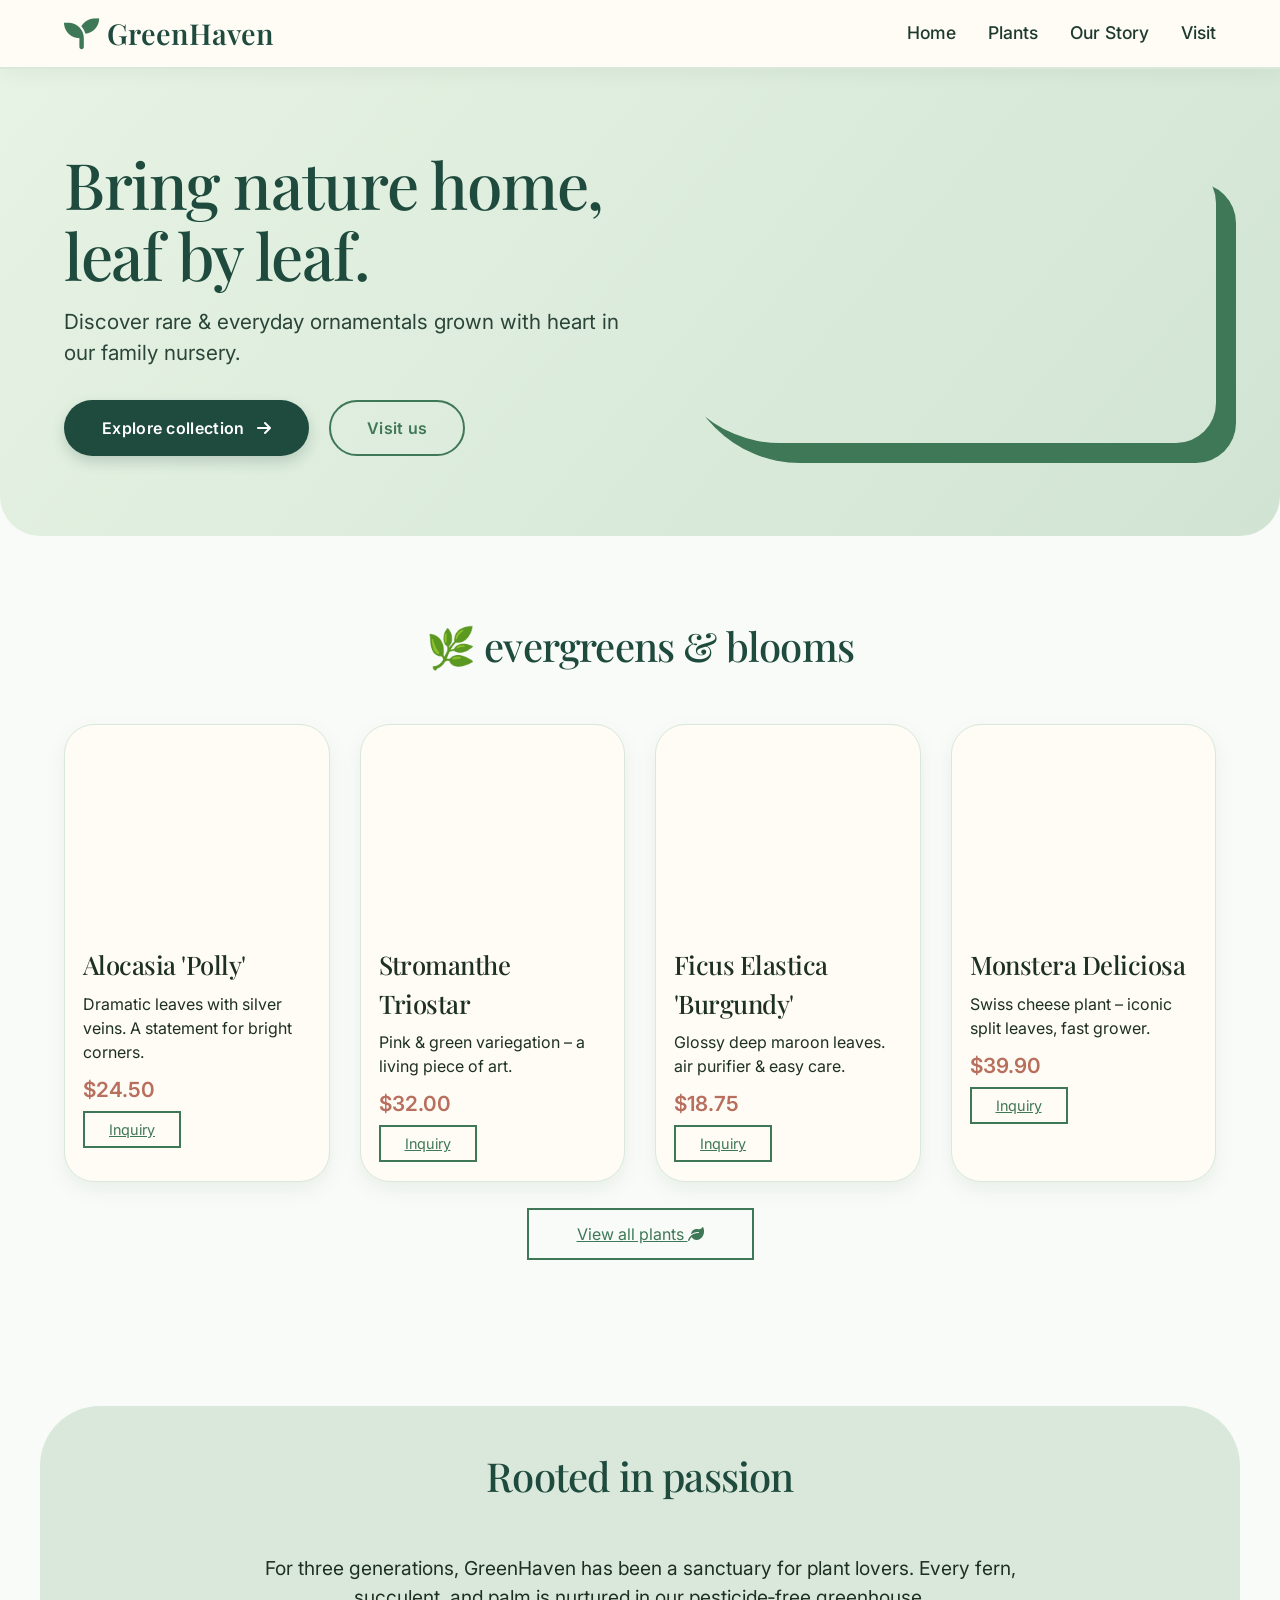
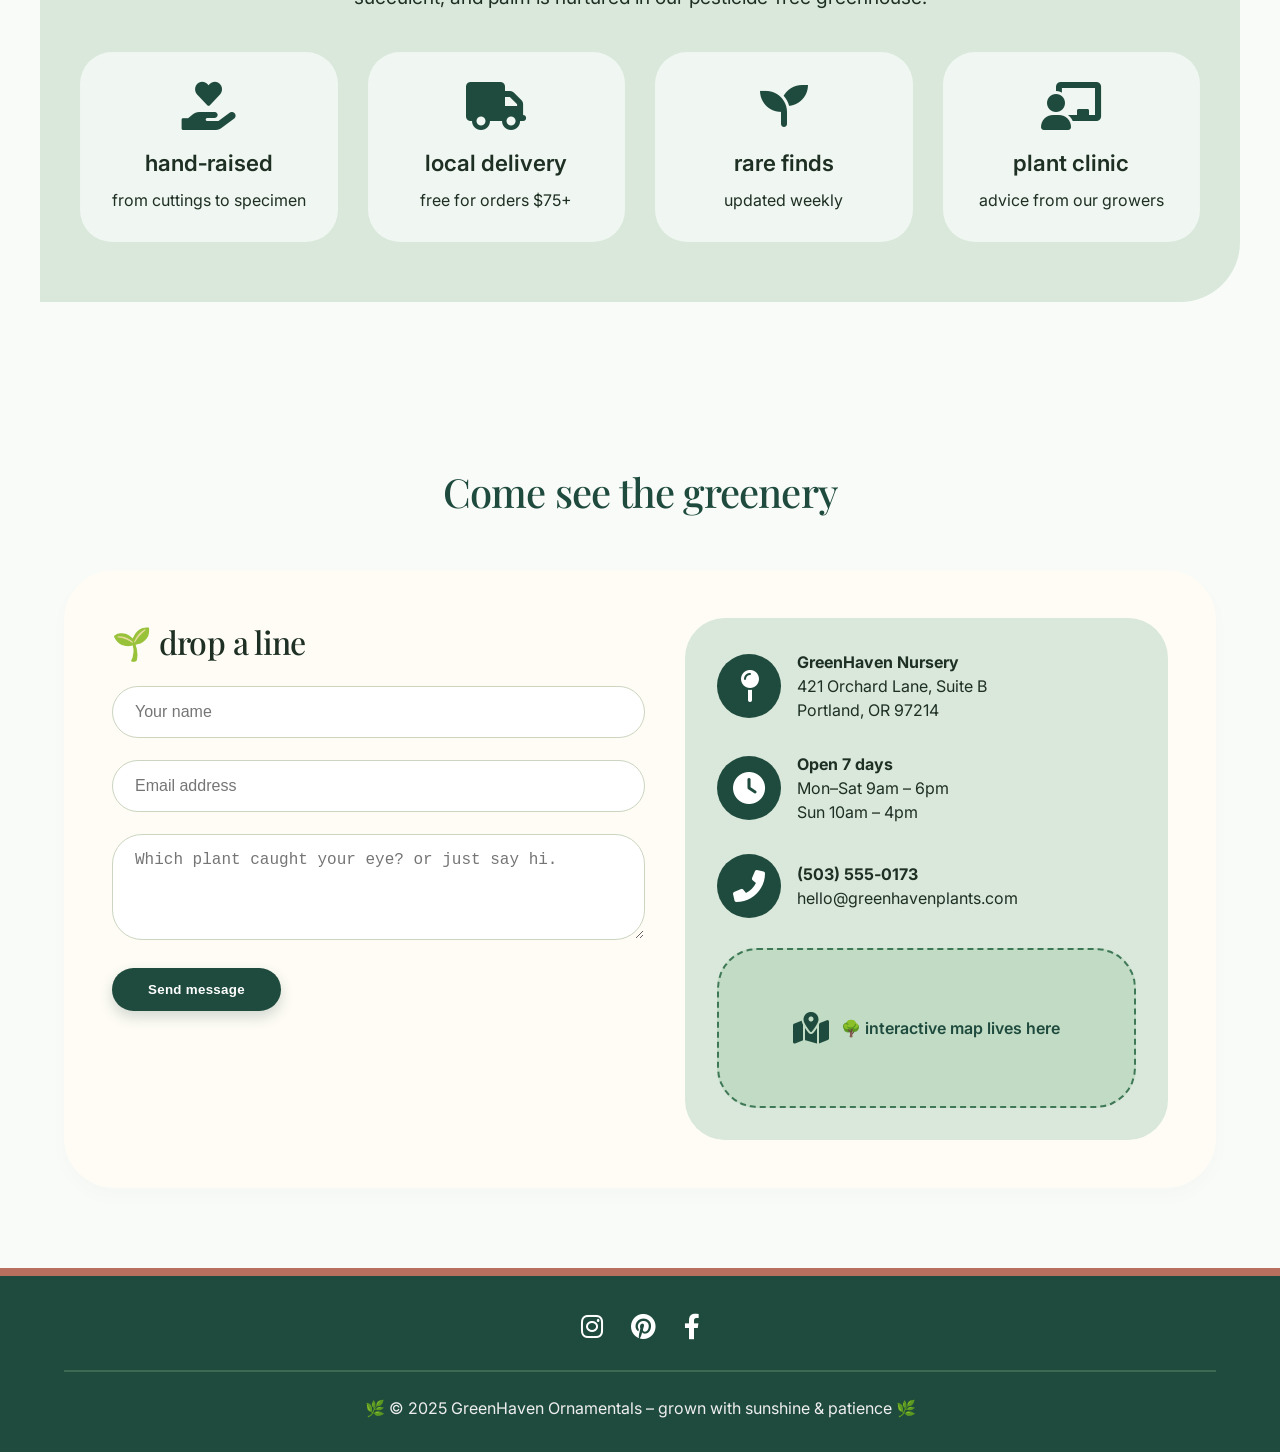
<file: deepseek_html_20260217_b28a2d.html>
<!DOCTYPE html>
<html lang="en">
<head>
  <meta charset="UTF-8">
  <meta name="viewport" content="width=device-width, initial-scale=1.0">
  <title>GreenHaven Ornamentals | nursery</title>
  <!-- Font Awesome icons & Google Fonts -->
  <link rel="stylesheet" href="https://cdnjs.cloudflare.com/ajax/libs/font-awesome/6.0.0-beta3/css/all.min.css">
  <link href="https://fonts.googleapis.com/css2?family=Inter:opsz,wght@14..32,300..700&family=Playfair+Display:ital@0;1&display=swap" rel="stylesheet">
  <style>
    * {
      margin: 0;
      padding: 0;
      box-sizing: border-box;
    }

    body {
      font-family: 'Inter', sans-serif;
      background-color: #f9fbf8;
      color: #1e2f23;
      line-height: 1.5;
      scroll-behavior: smooth;
    }

    /* color palette */
    :root {
      --deep-green: #1f4b3e;
      --leaf: #3f7856;
      --soft-green: #d9e8db;
      --sand: #f2ede4;
      --terracotta: #b86f5e;
      --warm-white: #fefcf5;
    }

    h1, h2, h3 {
      font-family: 'Playfair Display', serif;
      font-weight: 500;
      letter-spacing: -0.02em;
    }

    .container {
      max-width: 1200px;
      margin: 0 auto;
      padding: 0 24px;
    }

    /* header / nav */
    header {
      background-color: var(--warm-white);
      box-shadow: 0 6px 18px rgba(0, 40, 20, 0.04);
      position: sticky;
      top: 0;
      z-index: 50;
      padding: 12px 0;
      border-bottom: 2px solid var(--soft-green);
    }

    .header-flex {
      display: flex;
      align-items: center;
      justify-content: space-between;
    }

    .logo {
      display: flex;
      align-items: center;
      gap: 8px;
      font-size: 1.8rem;
      font-weight: 600;
      font-family: 'Playfair Display', serif;
      color: var(--deep-green);
    }
    .logo i {
      font-size: 2.2rem;
      color: var(--leaf);
    }

    .nav-links {
      display: flex;
      gap: 32px;
      font-weight: 500;
    }
    .nav-links a {
      text-decoration: none;
      color: #1e3a2e;
      transition: color 0.2s;
      font-size: 1.1rem;
    }
    .nav-links a:hover {
      color: var(--terracotta);
    }

    .menu-toggle {
      display: none;
      background: none;
      border: none;
      font-size: 2rem;
      color: var(--deep-green);
      cursor: pointer;
    }

    /* mobile nav */
    @media (max-width: 700px) {
      .nav-links {
        display: none;
        flex-direction: column;
        gap: 16px;
        background: var(--warm-white);
        padding: 24px 20px;
        border-radius: 24px;
        box-shadow: 0 10px 20px rgba(0,0,0,0.05);
        position: absolute;
        top: 80px;
        right: 24px;
        left: 24px;
        border: 1px solid var(--soft-green);
      }
      .nav-links.show {
        display: flex;
      }
      .menu-toggle {
        display: block;
      }
    }

    /* buttons */
    .btn {
      display: inline-block;
      background-color: var(--deep-green);
      color: white;
      padding: 14px 36px;
      border-radius: 50px;
      text-decoration: none;
      font-weight: 600;
      letter-spacing: 0.3px;
      border: 2px solid transparent;
      transition: 0.25s;
      box-shadow: 0 6px 14px rgba(31, 75, 62, 0.2);
    }
    .btn:hover {
      background-color: transparent;
      border-color: var(--deep-green);
      color: var(--deep-green);
      box-shadow: none;
    }

    .btn-secondary {
      background-color: transparent;
      border: 2px solid var(--leaf);
      color: var(--leaf);
      box-shadow: none;
    }
    .btn-secondary:hover {
      background-color: var(--leaf);
      color: white;
      border-color: var(--leaf);
    }

    /* sections */
    section {
      padding: 80px 0;
    }

    .hero {
      background: linear-gradient(130deg, #e7f3e4 0%, #d1e4d3 100%);
      border-bottom-left-radius: 40px;
      border-bottom-right-radius: 40px;
    }
    .hero-grid {
      display: flex;
      align-items: center;
      gap: 40px;
      flex-wrap: wrap;
    }
    .hero-content {
      flex: 1 1 350px;
    }
    .hero-image {
      flex: 1 1 350px;
      background: url('https://images.unsplash.com/photo-1520412099551-62d6af4733ff?w=700&auto=format') center/cover no-repeat;
      min-height: 280px;
      border-radius: 40px 40px 40px 120px;
      box-shadow: 20px 20px 0 var(--leaf);
    }
    .hero h1 {
      font-size: clamp(2.5rem, 5vw, 4rem);
      line-height: 1.1;
      color: var(--deep-green);
      margin-bottom: 16px;
    }
    .hero p {
      font-size: 1.3rem;
      margin-bottom: 32px;
      color: #2a4538;
    }

    /* featured plants grid */
    .section-title {
      text-align: center;
      font-size: 2.5rem;
      margin-bottom: 48px;
      color: var(--deep-green);
    }
    .plants-grid {
      display: grid;
      grid-template-columns: repeat(auto-fit, minmax(250px, 1fr));
      gap: 30px;
    }
    .plant-card {
      background: var(--warm-white);
      border-radius: 30px;
      overflow: hidden;
      box-shadow: 0 8px 20px rgba(56, 96, 70, 0.08);
      transition: transform 0.25s, box-shadow 0.3s;
      border: 1px solid var(--soft-green);
    }
    .plant-card:hover {
      transform: translateY(-8px);
      box-shadow: 0 20px 30px rgba(42, 92, 72, 0.15);
    }
    .plant-img {
      height: 200px;
      background-size: cover;
      background-position: center;
    }
    .plant-info {
      padding: 20px 18px 26px;
    }
    .plant-info h3 {
      font-size: 1.6rem;
      margin-bottom: 8px;
    }
    .plant-price {
      font-size: 1.3rem;
      font-weight: 600;
      color: var(--terracotta);
      margin: 10px 0 12px;
    }

    /* about / features */
    .about-wrap {
      background-color: var(--soft-green);
      border-radius: 60px 60px 60px 0;
      padding: 60px 40px;
    }
    .features {
      display: flex;
      flex-wrap: wrap;
      gap: 30px;
      margin-top: 30px;
      justify-content: center;
    }
    .feature {
      flex: 1 1 180px;
      text-align: center;
      background: rgba(255,255,255,0.6);
      padding: 30px 20px;
      border-radius: 32px;
      backdrop-filter: blur(2px);
    }
    .feature i {
      font-size: 3rem;
      color: var(--deep-green);
      margin-bottom: 16px;
    }
    .feature h4 {
      font-size: 1.4rem;
      font-weight: 600;
      margin-bottom: 8px;
    }

    /* contact */
    .contact-grid {
      display: flex;
      flex-wrap: wrap;
      gap: 40px;
      background: var(--warm-white);
      border-radius: 50px;
      padding: 48px;
      box-shadow: 0 8px 20px rgba(0,0,0,0.02);
    }
    .contact-form {
      flex: 1 1 300px;
    }
    .contact-info {
      flex: 1 1 250px;
      background: var(--soft-green);
      padding: 32px;
      border-radius: 40px;
    }
    .form-group {
      margin-bottom: 22px;
    }
    input, textarea {
      width: 100%;
      padding: 16px 22px;
      border: 1px solid #cbd5c0;
      border-radius: 60px;
      font-size: 1rem;
      background: white;
      transition: 0.2s;
    }
    textarea {
      border-radius: 30px;
      resize: vertical;
    }
    input:focus, textarea:focus {
      outline: none;
      border-color: var(--leaf);
      box-shadow: 0 0 0 4px #dff0e3;
    }

    .info-item {
      display: flex;
      align-items: center;
      gap: 16px;
      margin-bottom: 30px;
    }
    .info-item i {
      font-size: 2rem;
      background: var(--deep-green);
      color: white;
      padding: 16px;
      border-radius: 50%;
      width: 64px;
      height: 64px;
      display: flex;
      align-items: center;
      justify-content: center;
    }

    .map-placeholder {
      background: #c1dbc4;
      height: 160px;
      border-radius: 40px;
      display: flex;
      align-items: center;
      justify-content: center;
      color: #1f4b3e;
      font-weight: 600;
      border: 2px dashed var(--leaf);
      margin-top: 20px;
    }

    footer {
      background: var(--deep-green);
      color: #eee;
      text-align: center;
      padding: 32px 20px;
      border-top: 8px solid var(--terracotta);
    }
    .social a {
      color: white;
      margin: 0 12px;
      font-size: 1.6rem;
      transition: color 0.2s;
    }
    .social a:hover {
      color: var(--terracotta);
    }

    hr {
      border: 1px solid #3b6a53;
      margin: 24px 0;
    }
  </style>
</head>
<body>
  <header>
    <div class="container header-flex">
      <div class="logo">
        <i class="fas fa-seedling"></i>
        <span>GreenHaven</span>
      </div>
      <button class="menu-toggle" id="menuToggle" aria-label="menu">
        <i class="fas fa-bars"></i>
      </button>
      <nav class="nav-links" id="navLinks">
        <a href="#home">Home</a>
        <a href="#plants">Plants</a>
        <a href="#about">Our Story</a>
        <a href="#contact">Visit</a>
      </nav>
    </div>
  </header>

  <main>
    <!-- HERO / HOME -->
    <section class="hero" id="home">
      <div class="container hero-grid">
        <div class="hero-content">
          <h1>Bring nature home, leaf by leaf.</h1>
          <p>Discover rare &amp; everyday ornamentals grown with heart in our family nursery.</p>
          <a href="#plants" class="btn">Explore collection <i class="fas fa-arrow-right" style="margin-left: 8px;"></i></a>
          <a href="#contact" class="btn btn-secondary" style="margin-left: 16px;">Visit us</a>
        </div>
        <div class="hero-image" aria-label="lush foliage close-up"></div>
      </div>
    </section>

    <!-- FEATURED PLANTS -->
    <section id="plants">
      <div class="container">
        <h2 class="section-title">🌿 evergreens & blooms</h2>
        <div class="plants-grid">
          <!-- card 1 -->
          <div class="plant-card">
            <div class="plant-img" style="background-image: url('https://images.unsplash.com/photo-1593691509543-55d4c7c16bc2?w=500&auto=format');"></div>
            <div class="plant-info">
              <h3>Alocasia 'Polly'</h3>
              <p>Dramatic leaves with silver veins. A statement for bright corners.</p>
              <div class="plant-price">$24.50</div>
              <a href="#" class="btn-secondary" style="padding: 8px 24px; font-size: 0.9rem;">Inquiry</a>
            </div>
          </div>
          <!-- card 2 -->
          <div class="plant-card">
            <div class="plant-img" style="background-image: url('https://images.unsplash.com/photo-1614594207290-6c903f5a98a4?w=500&auto=format');"></div>
            <div class="plant-info">
              <h3>Stromanthe Triostar</h3>
              <p>Pink &amp; green variegation – a living piece of art.</p>
              <div class="plant-price">$32.00</div>
              <a href="#" class="btn-secondary" style="padding: 8px 24px; font-size: 0.9rem;">Inquiry</a>
            </div>
          </div>
          <!-- card 3 -->
          <div class="plant-card">
            <div class="plant-img" style="background-image: url('https://images.unsplash.com/photo-1572688487222-00b6a4be9e6b?w=500&auto=format');"></div>
            <div class="plant-info">
              <h3>Ficus Elastica 'Burgundy'</h3>
              <p>Glossy deep maroon leaves. air purifier &amp; easy care.</p>
              <div class="plant-price">$18.75</div>
              <a href="#" class="btn-secondary" style="padding: 8px 24px; font-size: 0.9rem;">Inquiry</a>
            </div>
          </div>
          <!-- card 4 -->
          <div class="plant-card">
            <div class="plant-img" style="background-image: url('https://images.unsplash.com/photo-1598986646512-9330b9bb9c1f?w=500&auto=format');"></div>
            <div class="plant-info">
              <h3>Monstera Deliciosa</h3>
              <p>Swiss cheese plant – iconic split leaves, fast grower.</p>
              <div class="plant-price">$39.90</div>
              <a href="#" class="btn-secondary" style="padding: 8px 24px; font-size: 0.9rem;">Inquiry</a>
            </div>
          </div>
        </div>
        <div style="text-align: center; margin-top: 40px;">
          <a href="#" class="btn-secondary" style="padding: 14px 48px;">View all plants <i class="fas fa-leaf"></i></a>
        </div>
      </div>
    </section>

    <!-- ABOUT + FEATURES -->
    <section id="about">
      <div class="container about-wrap">
        <h2 class="section-title" style="margin-top: -20px;">Rooted in passion</h2>
        <div style="max-width: 800px; margin: 0 auto 40px; text-align: center; font-size: 1.2rem;">
          <p>For three generations, GreenHaven has been a sanctuary for plant lovers. Every fern, succulent, and palm is nurtured in our pesticide‑free greenhouse.</p>
        </div>
        <div class="features">
          <div class="feature">
            <i class="fas fa-hand-holding-heart"></i>
            <h4>hand‑raised</h4>
            <p>from cuttings to specimen</p>
          </div>
          <div class="feature">
            <i class="fas fa-truck"></i>
            <h4>local delivery</h4>
            <p>free for orders $75+</p>
          </div>
          <div class="feature">
            <i class="fas fa-seedling"></i>
            <h4>rare finds</h4>
            <p>updated weekly</p>
          </div>
          <div class="feature">
            <i class="fas fa-chalkboard-user"></i>
            <h4>plant clinic</h4>
            <p>advice from our growers</p>
          </div>
        </div>
      </div>
    </section>

    <!-- CONTACT + VISIT -->
    <section id="contact">
      <div class="container">
        <h2 class="section-title">Come see the greenery</h2>
        <div class="contact-grid">
          <div class="contact-form">
            <h3 style="font-size: 2rem; margin-bottom: 20px;">🌱 drop a line</h3>
            <form id="quickForm">
              <div class="form-group">
                <input type="text" placeholder="Your name" required>
              </div>
              <div class="form-group">
                <input type="email" placeholder="Email address" required>
              </div>
              <div class="form-group">
                <textarea rows="4" placeholder="Which plant caught your eye? or just say hi."></textarea>
              </div>
              <button type="submit" class="btn" style="border: none; cursor: pointer;">Send message</button>
            </form>
          </div>
          <div class="contact-info">
            <div class="info-item">
              <i class="fas fa-map-pin"></i>
              <div>
                <strong>GreenHaven Nursery</strong><br>
                421 Orchard Lane, Suite B<br>
                Portland, OR 97214
              </div>
            </div>
            <div class="info-item">
              <i class="fas fa-clock"></i>
              <div>
                <strong>Open 7 days</strong><br>
                Mon–Sat 9am – 6pm<br>
                Sun 10am – 4pm
              </div>
            </div>
            <div class="info-item">
              <i class="fas fa-phone-alt"></i>
              <div>
                <strong>(503) 555‑0173</strong><br>
                hello@greenhavenplants.com
              </div>
            </div>
            <div class="map-placeholder">
              <i class="fas fa-map-marked-alt" style="font-size: 2rem; margin-right: 12px;"></i>  🌳  interactive map lives here
            </div>
          </div>
        </div>
      </div>
    </section>
  </main>

  <footer>
    <div class="container">
      <div class="social">
        <a href="#"><i class="fab fa-instagram"></i></a>
        <a href="#"><i class="fab fa-pinterest"></i></a>
        <a href="#"><i class="fab fa-facebook-f"></i></a>
      </div>
      <hr>
      <p style="margin: 20px 0 0;">🌿  &copy; 2025 GreenHaven Ornamentals – grown with sunshine & patience  🌿</p>
    </div>
  </footer>

  <!-- simple mobile menu + form alert (non functional demo) -->
  <script>
    (function() {
      const toggleBtn = document.getElementById('menuToggle');
      const nav = document.getElementById('navLinks');
      if (toggleBtn && nav) {
        toggleBtn.addEventListener('click', () => {
          nav.classList.toggle('show');
        });
      }

      // gentle contact form alert (prevents actual submit)
      const form = document.getElementById('quickForm');
      if (form) {
        form.addEventListener('submit', (e) => {
          e.preventDefault();
          alert('✨ Thanks for reaching out! (demo form – we’ll get back to you soon) ✨');
          form.reset();
        });
      }

      // close mobile menu after clicking a link (smooth)
      const links = document.querySelectorAll('.nav-links a');
      links.forEach(link => {
        link.addEventListener('click', () => {
          if (nav.classList.contains('show')) {
            nav.classList.remove('show');
          }
        });
      });
    })();
  </script>
</body>
</html>
</file>
